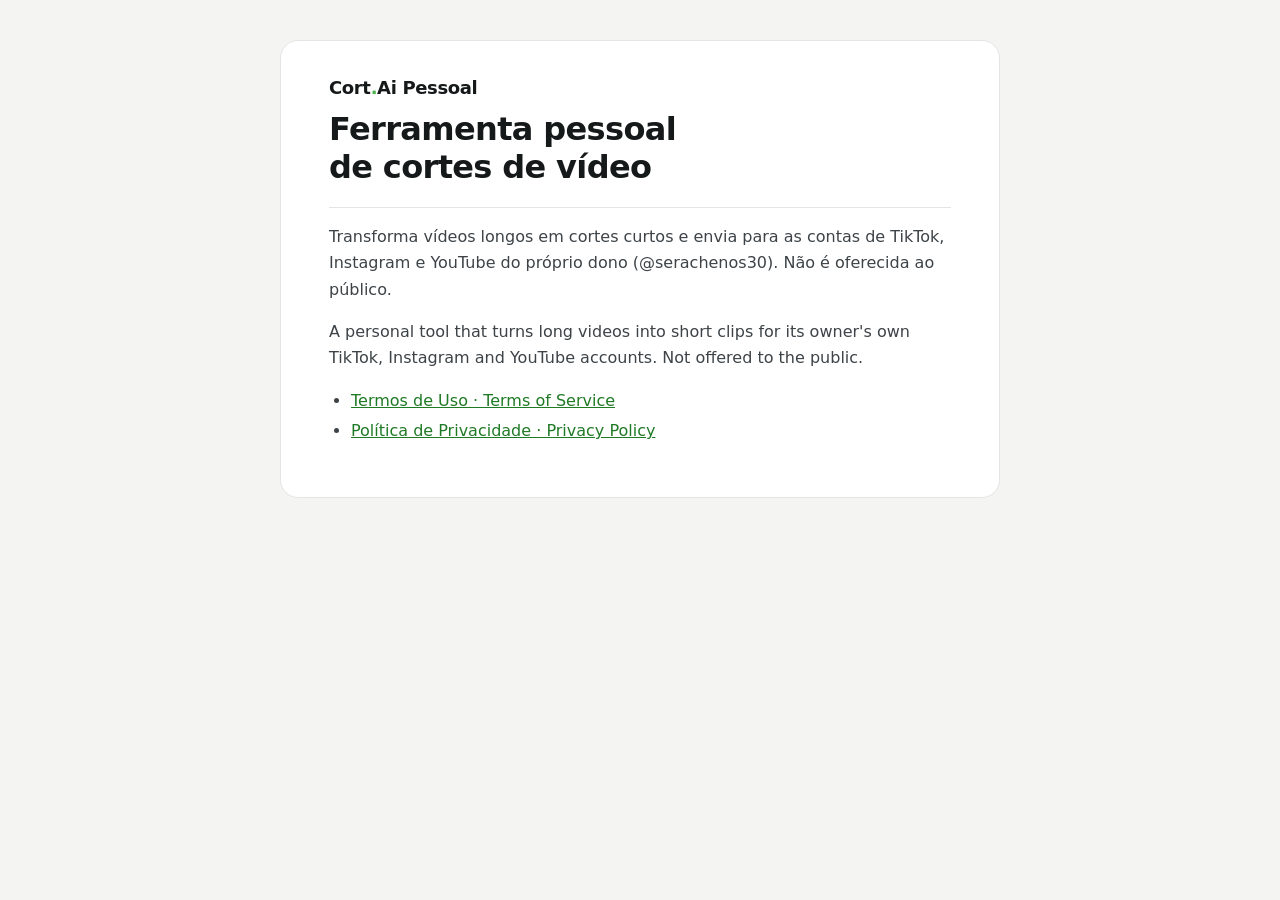
<file: index.html>
<!doctype html>
<html lang="pt-BR">
<head>
  <meta charset="utf-8">
  <meta name="viewport" content="width=device-width, initial-scale=1">
  <title>Cort.Ai Pessoal</title>
  <link rel="stylesheet" href="estilo.css">
</head>
<body>
<main>
  <header>
    <span class="marca">Cort<i>.</i>Ai Pessoal</span>
    <h1>Ferramenta pessoal de cortes de vídeo</h1>
  </header>
  <p>Transforma vídeos longos em cortes curtos e envia para as contas de TikTok, Instagram e YouTube do próprio dono (@serachenos30). Não é oferecida ao público.</p>
  <p lang="en">A personal tool that turns long videos into short clips for its owner's own TikTok, Instagram and YouTube accounts. Not offered to the public.</p>
  <ul>
    <li><a href="termos.html">Termos de Uso · Terms of Service</a></li>
    <li><a href="privacidade.html">Política de Privacidade · Privacy Policy</a></li>
  </ul>
</main>
</body>
</html>
</file>
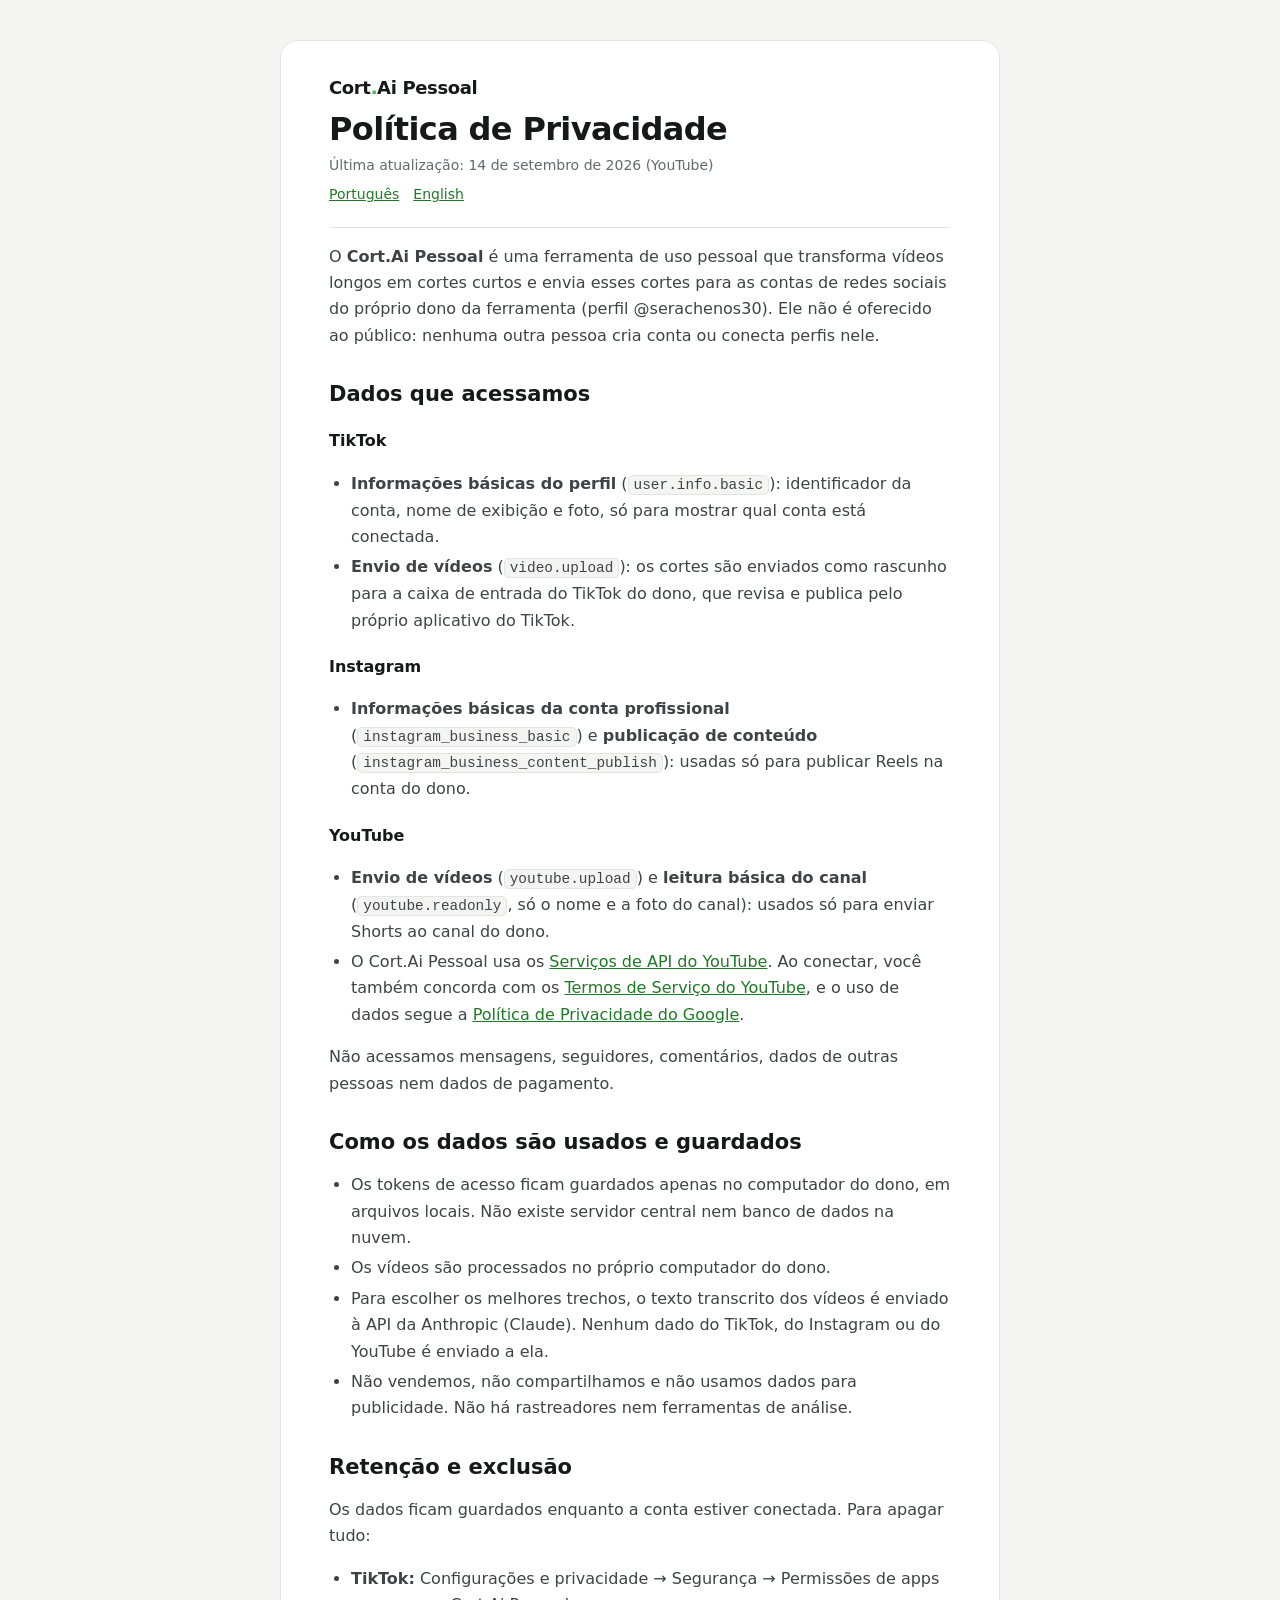
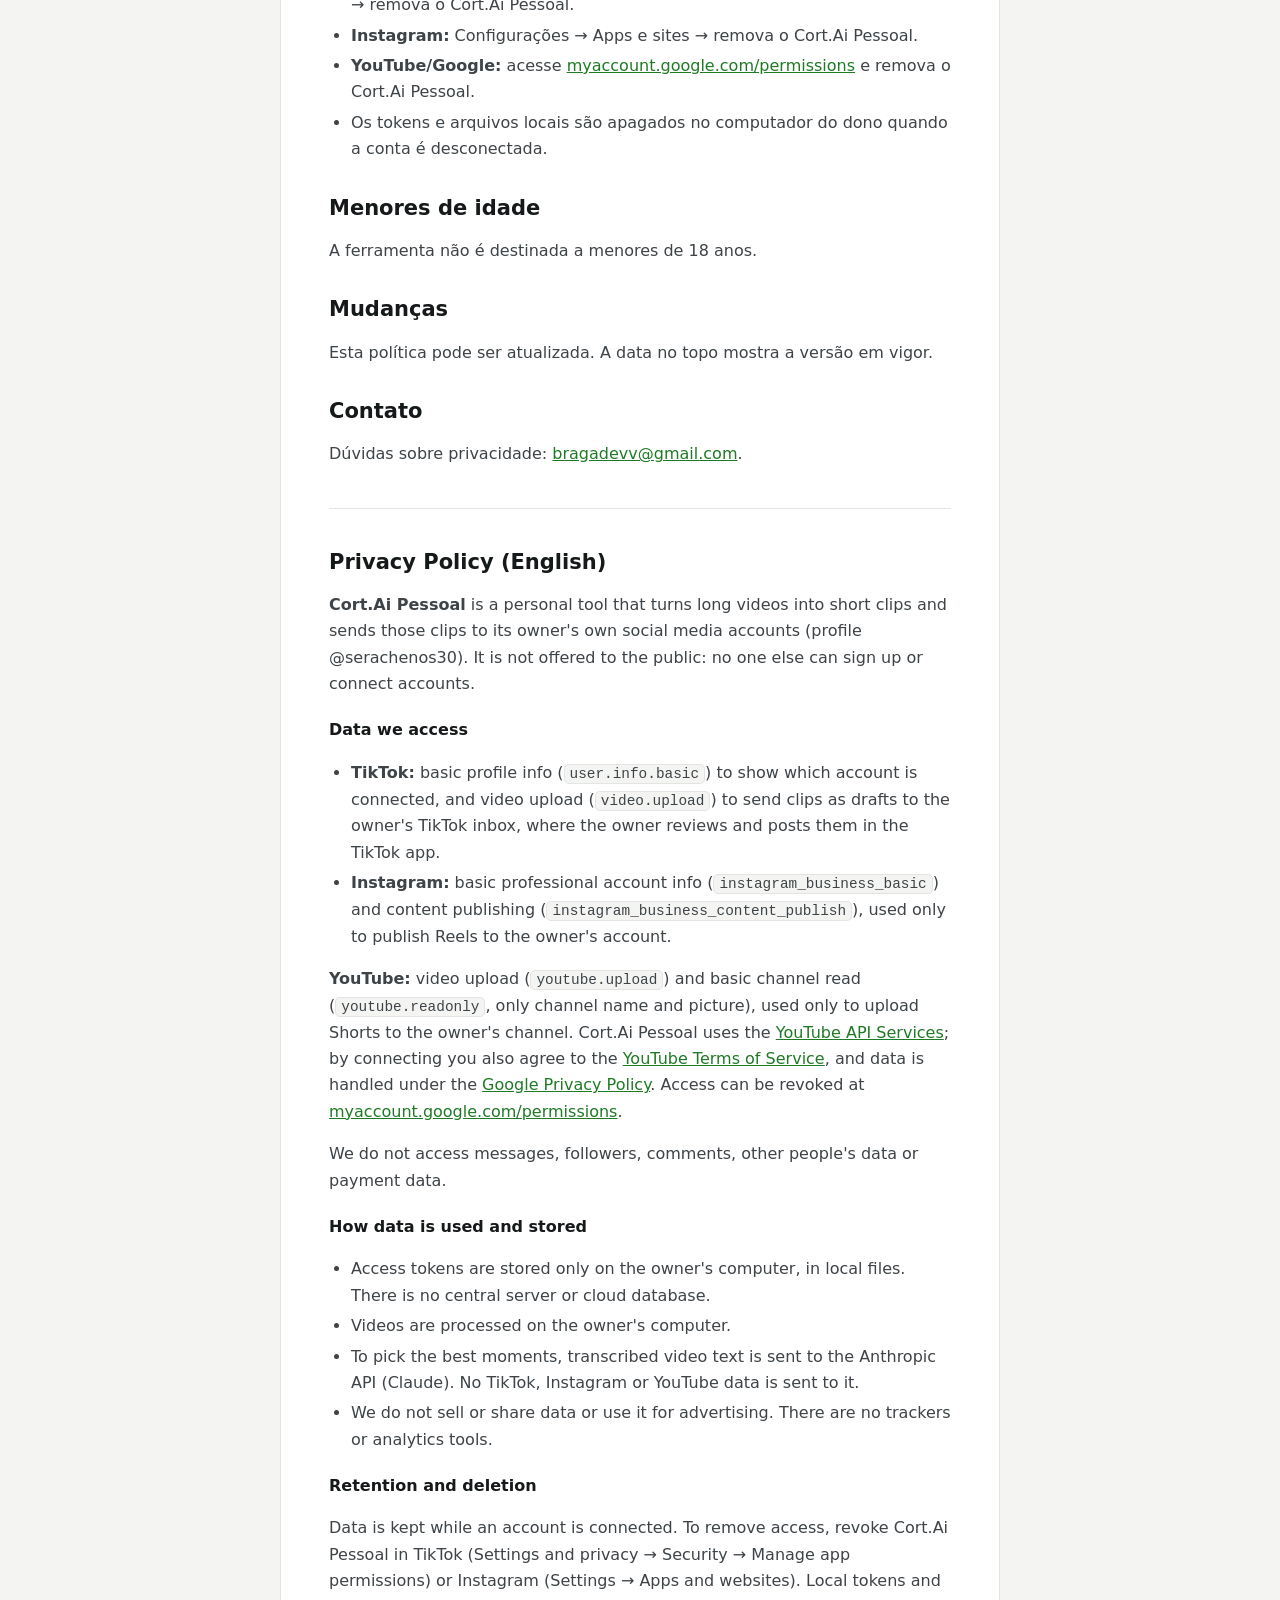
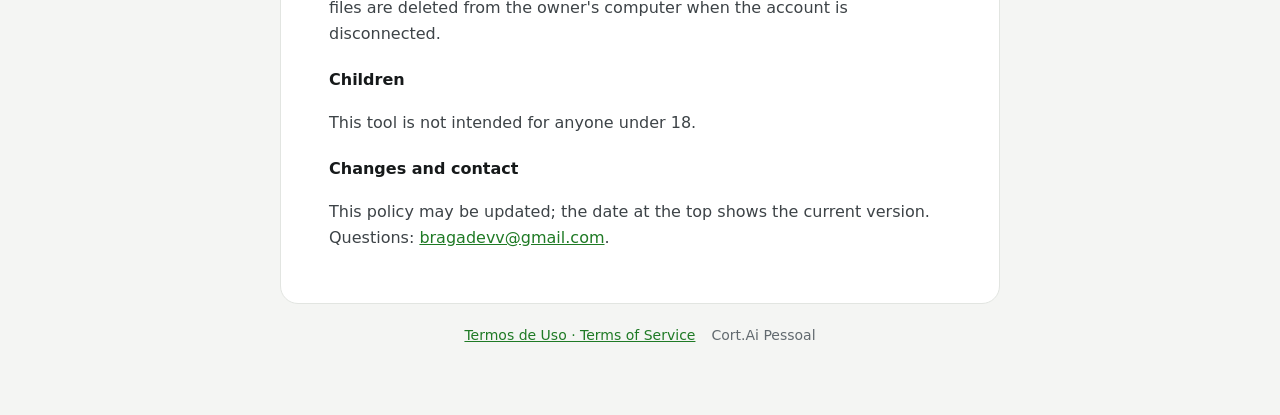
<file: privacidade.html>
<!doctype html>
<html lang="pt-BR">
<head>
  <meta charset="utf-8">
  <meta name="viewport" content="width=device-width, initial-scale=1">
  <title>Política de Privacidade · Cort.Ai Pessoal</title>
  <link rel="stylesheet" href="estilo.css">
</head>
<body>
<main>
  <header>
    <span class="marca">Cort<i>.</i>Ai Pessoal</span>
    <h1>Política de Privacidade</h1>
    <span class="data">Última atualização: 14 de setembro de 2026 (YouTube)</span>
    <nav class="idiomas"><a href="#pt">Português</a><a href="#en">English</a></nav>
  </header>

  <section id="pt">
    <p>O <b>Cort.Ai Pessoal</b> é uma ferramenta de uso pessoal que transforma vídeos longos em cortes curtos e envia esses cortes para as contas de redes sociais do próprio dono da ferramenta (perfil @serachenos30). Ele não é oferecido ao público: nenhuma outra pessoa cria conta ou conecta perfis nele.</p>

    <h2>Dados que acessamos</h2>
    <h3>TikTok</h3>
    <ul>
      <li><b>Informações básicas do perfil</b> (<code>user.info.basic</code>): identificador da conta, nome de exibição e foto, só para mostrar qual conta está conectada.</li>
      <li><b>Envio de vídeos</b> (<code>video.upload</code>): os cortes são enviados como rascunho para a caixa de entrada do TikTok do dono, que revisa e publica pelo próprio aplicativo do TikTok.</li>
    </ul>
    <h3>Instagram</h3>
    <ul>
      <li><b>Informações básicas da conta profissional</b> (<code>instagram_business_basic</code>) e <b>publicação de conteúdo</b> (<code>instagram_business_content_publish</code>): usadas só para publicar Reels na conta do dono.</li>
    </ul>
    <h3>YouTube</h3>
    <ul>
      <li><b>Envio de vídeos</b> (<code>youtube.upload</code>) e <b>leitura básica do canal</b> (<code>youtube.readonly</code>, só o nome e a foto do canal): usados só para enviar Shorts ao canal do dono.</li>
      <li>O Cort.Ai Pessoal usa os <a href="https://www.youtube.com/t/terms" rel="noopener">Serviços de API do YouTube</a>. Ao conectar, você também concorda com os <a href="https://www.youtube.com/t/terms" rel="noopener">Termos de Serviço do YouTube</a>, e o uso de dados segue a <a href="https://policies.google.com/privacy" rel="noopener">Política de Privacidade do Google</a>.</li>
    </ul>
    <p>Não acessamos mensagens, seguidores, comentários, dados de outras pessoas nem dados de pagamento.</p>

    <h2>Como os dados são usados e guardados</h2>
    <ul>
      <li>Os tokens de acesso ficam guardados apenas no computador do dono, em arquivos locais. Não existe servidor central nem banco de dados na nuvem.</li>
      <li>Os vídeos são processados no próprio computador do dono.</li>
      <li>Para escolher os melhores trechos, o texto transcrito dos vídeos é enviado à API da Anthropic (Claude). Nenhum dado do TikTok, do Instagram ou do YouTube é enviado a ela.</li>
      <li>Não vendemos, não compartilhamos e não usamos dados para publicidade. Não há rastreadores nem ferramentas de análise.</li>
    </ul>

    <h2>Retenção e exclusão</h2>
    <p>Os dados ficam guardados enquanto a conta estiver conectada. Para apagar tudo:</p>
    <ul>
      <li><b>TikTok:</b> Configurações e privacidade → Segurança → Permissões de apps → remova o Cort.Ai Pessoal.</li>
      <li><b>Instagram:</b> Configurações → Apps e sites → remova o Cort.Ai Pessoal.</li>
      <li><b>YouTube/Google:</b> acesse <a href="https://myaccount.google.com/permissions" rel="noopener">myaccount.google.com/permissions</a> e remova o Cort.Ai Pessoal.</li>
      <li>Os tokens e arquivos locais são apagados no computador do dono quando a conta é desconectada.</li>
    </ul>

    <h2>Menores de idade</h2>
    <p>A ferramenta não é destinada a menores de 18 anos.</p>

    <h2>Mudanças</h2>
    <p>Esta política pode ser atualizada. A data no topo mostra a versão em vigor.</p>

    <h2>Contato</h2>
    <p>Dúvidas sobre privacidade: <a href="mailto:bragadevv@gmail.com">bragadevv@gmail.com</a>.</p>
  </section>

  <section id="en" class="idioma" lang="en">
    <h2>Privacy Policy (English)</h2>
    <p><b>Cort.Ai Pessoal</b> is a personal tool that turns long videos into short clips and sends those clips to its owner's own social media accounts (profile @serachenos30). It is not offered to the public: no one else can sign up or connect accounts.</p>

    <h3>Data we access</h3>
    <ul>
      <li><b>TikTok:</b> basic profile info (<code>user.info.basic</code>) to show which account is connected, and video upload (<code>video.upload</code>) to send clips as drafts to the owner's TikTok inbox, where the owner reviews and posts them in the TikTok app.</li>
      <li><b>Instagram:</b> basic professional account info (<code>instagram_business_basic</code>) and content publishing (<code>instagram_business_content_publish</code>), used only to publish Reels to the owner's account.</li>
    </ul>
    <p><b>YouTube:</b> video upload (<code>youtube.upload</code>) and basic channel read (<code>youtube.readonly</code>, only channel name and picture), used only to upload Shorts to the owner's channel. Cort.Ai Pessoal uses the <a href="https://www.youtube.com/t/terms" rel="noopener">YouTube API Services</a>; by connecting you also agree to the <a href="https://www.youtube.com/t/terms" rel="noopener">YouTube Terms of Service</a>, and data is handled under the <a href="https://policies.google.com/privacy" rel="noopener">Google Privacy Policy</a>. Access can be revoked at <a href="https://myaccount.google.com/permissions" rel="noopener">myaccount.google.com/permissions</a>.</p>
    <p>We do not access messages, followers, comments, other people's data or payment data.</p>

    <h3>How data is used and stored</h3>
    <ul>
      <li>Access tokens are stored only on the owner's computer, in local files. There is no central server or cloud database.</li>
      <li>Videos are processed on the owner's computer.</li>
      <li>To pick the best moments, transcribed video text is sent to the Anthropic API (Claude). No TikTok, Instagram or YouTube data is sent to it.</li>
      <li>We do not sell or share data or use it for advertising. There are no trackers or analytics tools.</li>
    </ul>

    <h3>Retention and deletion</h3>
    <p>Data is kept while an account is connected. To remove access, revoke Cort.Ai Pessoal in TikTok (Settings and privacy → Security → Manage app permissions) or Instagram (Settings → Apps and websites). Local tokens and files are deleted from the owner's computer when the account is disconnected.</p>

    <h3>Children</h3>
    <p>This tool is not intended for anyone under 18.</p>

    <h3>Changes and contact</h3>
    <p>This policy may be updated; the date at the top shows the current version. Questions: <a href="mailto:bragadevv@gmail.com">bragadevv@gmail.com</a>.</p>
  </section>
</main>
<footer><a href="termos.html">Termos de Uso · Terms of Service</a><span>Cort.Ai Pessoal</span></footer>
</body>
</html>
</file>
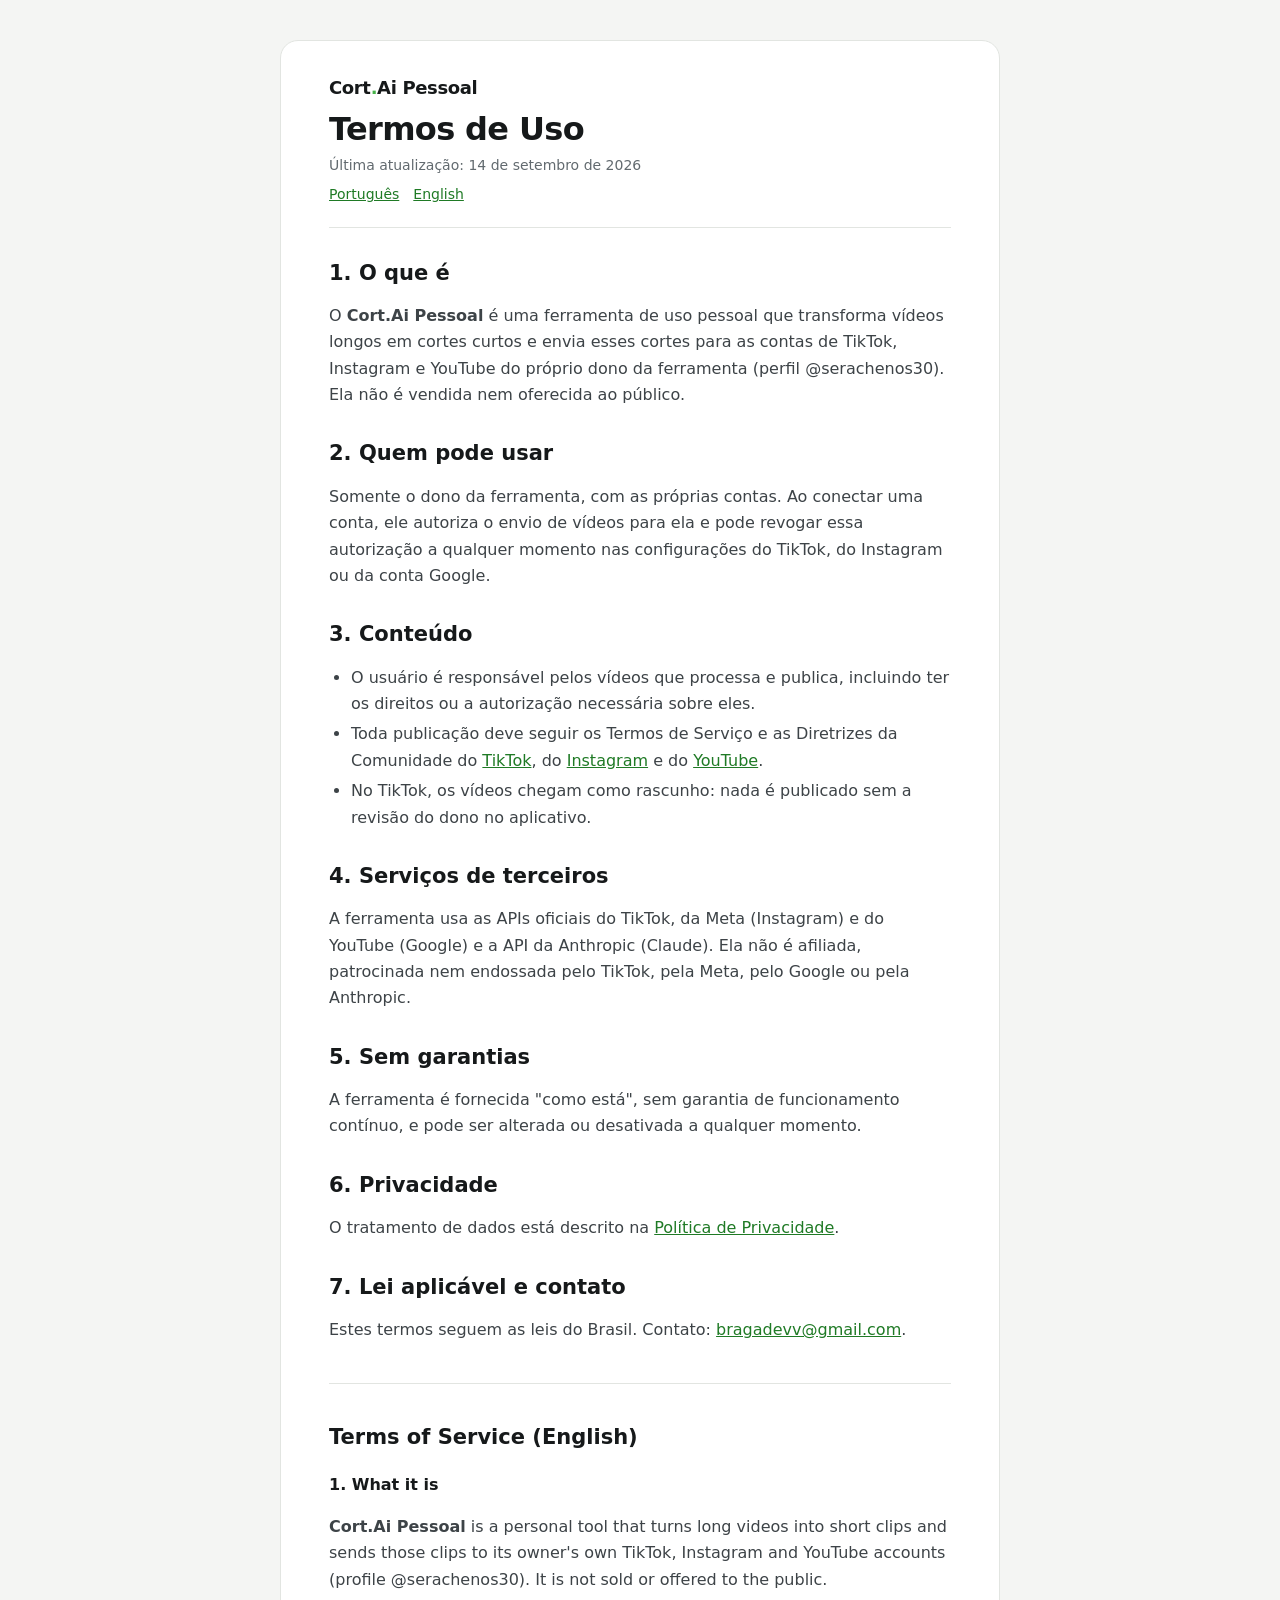
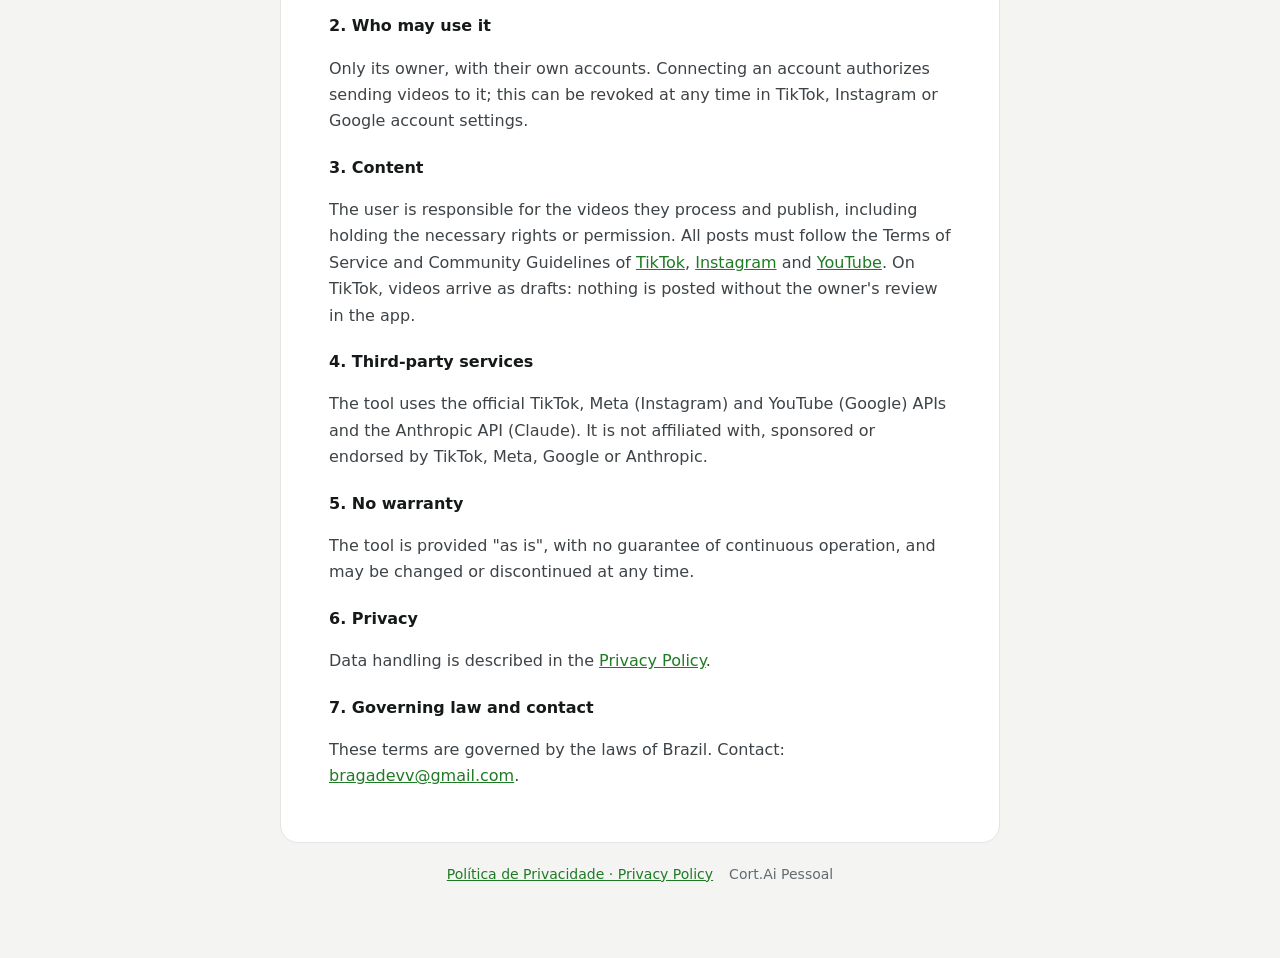
<file: termos.html>
<!doctype html>
<html lang="pt-BR">
<head>
  <meta charset="utf-8">
  <meta name="viewport" content="width=device-width, initial-scale=1">
  <title>Termos de Uso · Cort.Ai Pessoal</title>
  <link rel="stylesheet" href="estilo.css">
</head>
<body>
<main>
  <header>
    <span class="marca">Cort<i>.</i>Ai Pessoal</span>
    <h1>Termos de Uso</h1>
    <span class="data">Última atualização: 14 de setembro de 2026</span>
    <nav class="idiomas"><a href="#pt">Português</a><a href="#en">English</a></nav>
  </header>

  <section id="pt">
    <h2>1. O que é</h2>
    <p>O <b>Cort.Ai Pessoal</b> é uma ferramenta de uso pessoal que transforma vídeos longos em cortes curtos e envia esses cortes para as contas de TikTok, Instagram e YouTube do próprio dono da ferramenta (perfil @serachenos30). Ela não é vendida nem oferecida ao público.</p>

    <h2>2. Quem pode usar</h2>
    <p>Somente o dono da ferramenta, com as próprias contas. Ao conectar uma conta, ele autoriza o envio de vídeos para ela e pode revogar essa autorização a qualquer momento nas configurações do TikTok, do Instagram ou da conta Google.</p>

    <h2>3. Conteúdo</h2>
    <ul>
      <li>O usuário é responsável pelos vídeos que processa e publica, incluindo ter os direitos ou a autorização necessária sobre eles.</li>
      <li>Toda publicação deve seguir os Termos de Serviço e as Diretrizes da Comunidade do <a href="https://www.tiktok.com/legal/terms-of-service" rel="noopener">TikTok</a>, do <a href="https://help.instagram.com/581066165581870" rel="noopener">Instagram</a> e do <a href="https://www.youtube.com/t/terms" rel="noopener">YouTube</a>.</li>
      <li>No TikTok, os vídeos chegam como rascunho: nada é publicado sem a revisão do dono no aplicativo.</li>
    </ul>

    <h2>4. Serviços de terceiros</h2>
    <p>A ferramenta usa as APIs oficiais do TikTok, da Meta (Instagram) e do YouTube (Google) e a API da Anthropic (Claude). Ela não é afiliada, patrocinada nem endossada pelo TikTok, pela Meta, pelo Google ou pela Anthropic.</p>

    <h2>5. Sem garantias</h2>
    <p>A ferramenta é fornecida "como está", sem garantia de funcionamento contínuo, e pode ser alterada ou desativada a qualquer momento.</p>

    <h2>6. Privacidade</h2>
    <p>O tratamento de dados está descrito na <a href="privacidade.html">Política de Privacidade</a>.</p>

    <h2>7. Lei aplicável e contato</h2>
    <p>Estes termos seguem as leis do Brasil. Contato: <a href="mailto:bragadevv@gmail.com">bragadevv@gmail.com</a>.</p>
  </section>

  <section id="en" class="idioma" lang="en">
    <h2>Terms of Service (English)</h2>
    <h3>1. What it is</h3>
    <p><b>Cort.Ai Pessoal</b> is a personal tool that turns long videos into short clips and sends those clips to its owner's own TikTok, Instagram and YouTube accounts (profile @serachenos30). It is not sold or offered to the public.</p>
    <h3>2. Who may use it</h3>
    <p>Only its owner, with their own accounts. Connecting an account authorizes sending videos to it; this can be revoked at any time in TikTok, Instagram or Google account settings.</p>
    <h3>3. Content</h3>
    <p>The user is responsible for the videos they process and publish, including holding the necessary rights or permission. All posts must follow the Terms of Service and Community Guidelines of <a href="https://www.tiktok.com/legal/terms-of-service" rel="noopener">TikTok</a>, <a href="https://help.instagram.com/581066165581870" rel="noopener">Instagram</a> and <a href="https://www.youtube.com/t/terms" rel="noopener">YouTube</a>. On TikTok, videos arrive as drafts: nothing is posted without the owner's review in the app.</p>
    <h3>4. Third-party services</h3>
    <p>The tool uses the official TikTok, Meta (Instagram) and YouTube (Google) APIs and the Anthropic API (Claude). It is not affiliated with, sponsored or endorsed by TikTok, Meta, Google or Anthropic.</p>
    <h3>5. No warranty</h3>
    <p>The tool is provided "as is", with no guarantee of continuous operation, and may be changed or discontinued at any time.</p>
    <h3>6. Privacy</h3>
    <p>Data handling is described in the <a href="privacidade.html">Privacy Policy</a>.</p>
    <h3>7. Governing law and contact</h3>
    <p>These terms are governed by the laws of Brazil. Contact: <a href="mailto:bragadevv@gmail.com">bragadevv@gmail.com</a>.</p>
  </section>
</main>
<footer><a href="privacidade.html">Política de Privacidade · Privacy Policy</a><span>Cort.Ai Pessoal</span></footer>
</body>
</html>
</file>
<file: estilo.css>
:root {
  color-scheme: light dark;
  --fundo: #f4f5f3;
  --papel: #ffffff;
  --linha: #e2e5e1;
  --tinta: #16191a;
  --texto: #3d4347;
  --suave: #626a6f;
  --verde: #46b249;
  --verde-texto: #1f7a25;
}
@media (prefers-color-scheme: dark) {
  :root {
    --fundo: #0d0f10;
    --papel: #15181a;
    --linha: #262b2e;
    --tinta: #f1f3f2;
    --texto: #cdd2d4;
    --suave: #8e979c;
    --verde-texto: #7ad37d;
  }
}
* { box-sizing: border-box; }
body {
  margin: 0; background: var(--fundo); color: var(--texto);
  font: 16px/1.65 Inter, system-ui, -apple-system, "Segoe UI", Roboto, sans-serif;
  padding: 40px 20px 72px;
}
main { max-width: 720px; margin: 0 auto; background: var(--papel); border: 1px solid var(--linha); border-radius: 18px; padding: 36px clamp(20px, 5vw, 48px); }
header { display: grid; gap: 6px; padding-bottom: 20px; border-bottom: 1px solid var(--linha); margin-bottom: 8px; }
.marca { font: 700 18px Sora, "Segoe UI", system-ui, sans-serif; color: var(--tinta); letter-spacing: -.02em; }
.marca i { font-style: normal; color: var(--verde); }
h1 { font: 700 clamp(26px, 5vw, 32px)/1.2 Sora, "Segoe UI", system-ui, sans-serif; color: var(--tinta); margin: 6px 0 0; letter-spacing: -.02em; text-wrap: balance; }
h2 { font: 600 21px/1.3 Sora, "Segoe UI", system-ui, sans-serif; color: var(--tinta); margin: 32px 0 8px; }
h3 { font-size: 16px; color: var(--tinta); margin: 20px 0 4px; }
p, li { max-width: 65ch; }
ul { padding-left: 22px; }
li + li { margin-top: 4px; }
.data { font-size: 14px; color: var(--suave); }
.idiomas { display: flex; gap: 14px; font-size: 14px; }
a { color: var(--verde-texto); }
code { font-size: .9em; background: var(--fundo); border: 1px solid var(--linha); border-radius: 5px; padding: 1px 5px; }
.idioma { border-top: 1px solid var(--linha); margin-top: 40px; padding-top: 8px; }
footer { max-width: 720px; margin: 20px auto 0; font-size: 14px; color: var(--suave); display: flex; flex-wrap: wrap; gap: 6px 16px; justify-content: center; }
</file>
